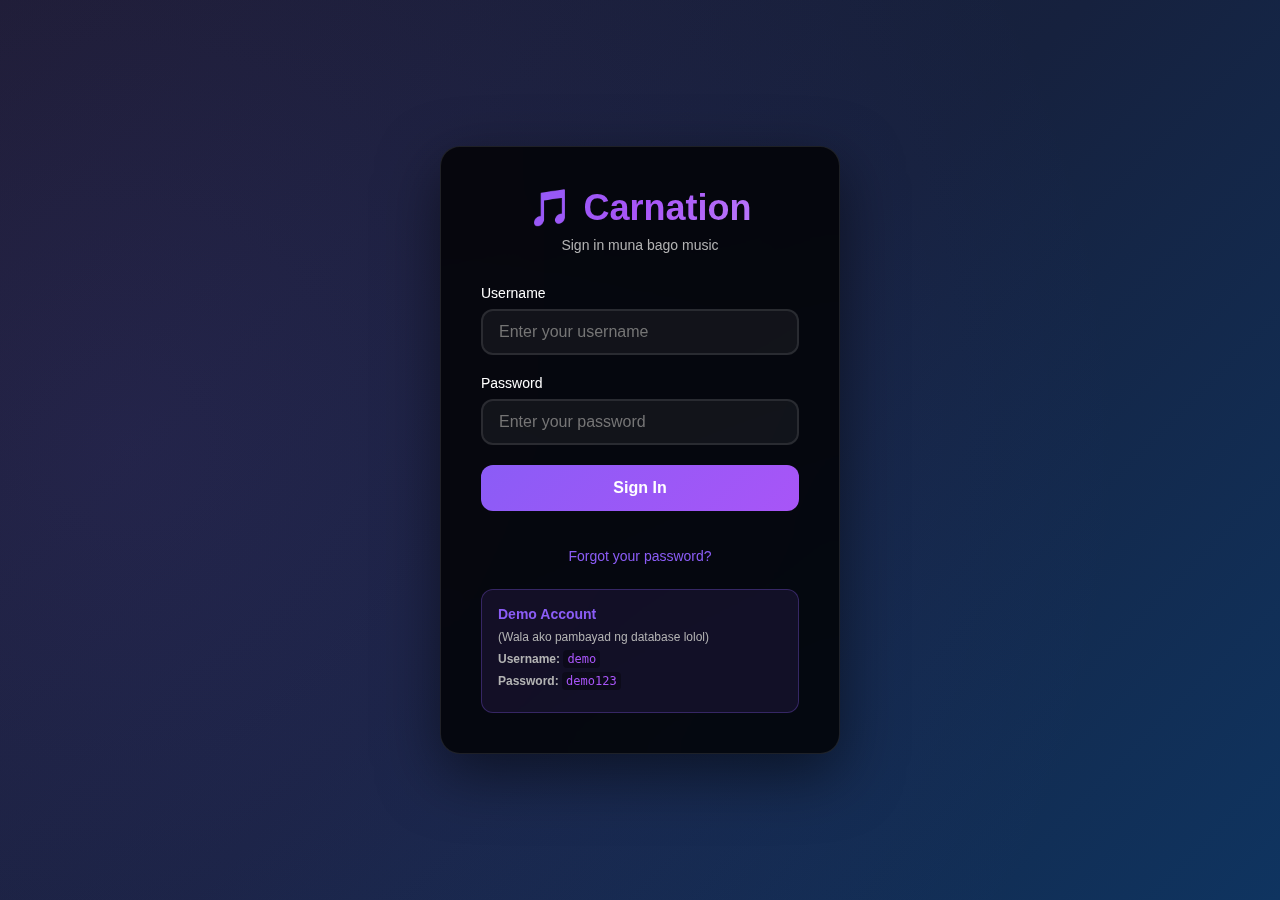
<file: index.html>
<!DOCTYPE html>
<html lang="en">
<head>
    <meta charset="UTF-8">
    <meta name="viewport" content="width=device-width, initial-scale=1.0">
    <title>Login - Carnation</title>
    <link rel="stylesheet" href="styles.css">
    <style>
        .login-container {
            min-height: 100vh;
            background: linear-gradient(135deg, #1a1a2e 0%, #16213e 50%, #0f3460 100%);
            display: flex;
            align-items: center;
            justify-content: center;
            position: relative;
            overflow: hidden;
        }
        
        .login-container::before {
            content: '';
            position: absolute;
            width: 200%;
            height: 200%;
            background: radial-gradient(circle at 30% 50%, rgba(139, 92, 246, 0.1) 0%, transparent 50%);
            animation: float 20s ease-in-out infinite;
        }
        
        @keyframes float {
            0%, 100% { transform: translateY(0px) rotate(0deg); }
            50% { transform: translateY(-20px) rotate(180deg); }
        }
        
        .login-card {
            background: rgba(0, 0, 0, 0.8);
            backdrop-filter: blur(20px);
            border-radius: 20px;
            padding: 40px;
            width: 100%;
            max-width: 400px;
            box-shadow: 0 20px 60px rgba(0, 0, 0, 0.5);
            border: 1px solid rgba(255, 255, 255, 0.1);
            position: relative;
            z-index: 1;
        }
        
        .login-header {
            text-align: center;
            margin-bottom: 32px;
        }
        
        .login-logo {
            font-size: 36px;
            background: linear-gradient(135deg, #8B5CF6, #A855F7, #C084FC);
            -webkit-background-clip: text;
            -webkit-text-fill-color: transparent;
            background-clip: text;
            font-weight: bold;
            margin-bottom: 8px;
        }
        
        .login-subtitle {
            color: #b3b3b3;
            font-size: 14px;
        }
        
        .login-form {
            display: flex;
            flex-direction: column;
            gap: 20px;
        }
        
        .form-group {
            display: flex;
            flex-direction: column;
            gap: 8px;
        }
        
        .form-label {
            color: #fff;
            font-size: 14px;
            font-weight: 500;
        }
        
        .form-input {
            padding: 12px 16px;
            border: 2px solid rgba(255, 255, 255, 0.1);
            border-radius: 12px;
            background: rgba(255, 255, 255, 0.05);
            color: #fff;
            font-size: 16px;
            outline: none;
            transition: all 0.3s ease;
        }
        
        .form-input:focus {
            border-color: #8B5CF6;
            box-shadow: 0 0 0 4px rgba(139, 92, 246, 0.1);
        }
        
        .login-btn {
            background: linear-gradient(135deg, #8B5CF6, #A855F7);
            color: #fff;
            border: none;
            padding: 14px 24px;
            border-radius: 12px;
            font-size: 16px;
            font-weight: 600;
            cursor: pointer;
            transition: all 0.3s ease;
            position: relative;
            overflow: hidden;
        }
        
        .login-btn:hover {
            transform: translateY(-2px);
            box-shadow: 0 10px 30px rgba(139, 92, 246, 0.3);
        }
        
        .login-btn:active {
            transform: translateY(0);
        }
        
        .forgot-password {
            text-align: center;
            margin-top: 16px;
        }
        
        .forgot-password a {
            color: #8B5CF6;
            text-decoration: none;
            font-size: 14px;
            transition: color 0.3s ease;
        }
        
        .forgot-password a:hover {
            color: #A855F7;
        }
        
        .demo-login {
            margin-top: 24px;
            padding: 16px;
            background: rgba(139, 92, 246, 0.1);
            border: 1px solid rgba(139, 92, 246, 0.3);
            border-radius: 12px;
        }
        
        .demo-login h4 {
            color: #8B5CF6;
            margin-bottom: 8px;
            font-size: 14px;
        }
        
        .demo-login p {
            color: #b3b3b3;
            font-size: 12px;
            margin-bottom: 8px;
        }
        
        .demo-login code {
            background: rgba(0, 0, 0, 0.3);
            padding: 2px 4px;
            border-radius: 4px;
            color: #A855F7;
        }
        
        .music-notes {
            position: absolute;
            width: 100%;
            height: 100%;
            pointer-events: none;
            overflow: hidden;
        }
        
        .note {
            position: absolute;
            font-size: 24px;
            color: rgba(139, 92, 246, 0.1);
            animation: musicFloat 15s infinite linear;
        }
        
        @keyframes musicFloat {
            from {
                transform: translateY(100vh) rotate(0deg);
                opacity: 0;
            }
            10% {
                opacity: 1;
            }
            90% {
                opacity: 1;
            }
            to {
                transform: translateY(-100px) rotate(360deg);
                opacity: 0;
            }
        }
    </style>
</head>
<body>
    <div class="login-container">
        <div class="music-notes" id="musicNotes"></div>
        
        <div class="login-card">
            <div class="login-header">
                <h1 class="login-logo">🎵 Carnation</h1>
                <p class="login-subtitle">Sign in muna bago music</p>
            </div>
            
            <form class="login-form" id="loginForm">
                <div class="form-group">
                    <label class="form-label" for="username">Username</label>
                    <input type="text" id="username" class="form-input" placeholder="Enter your username" required>
                </div>
                
                <div class="form-group">
                    <label class="form-label" for="password">Password</label>
                    <input type="password" id="password" class="form-input" placeholder="Enter your password" required>
                </div>
                
                <button type="submit" class="login-btn">
                    <span>Sign In</span>
                </button>
                
                <div class="forgot-password">
                    <a href="#" onclick="showNotification('Made by Kai, tinatamad na ako eh', 'info')">Forgot your password?</a>
                </div>
            </form>
            
            <div class="demo-login">
                <h4>Demo Account</h4>
                <p>(Wala ako pambayad ng database lolol)</p>
                <p><strong>Username:</strong> <code>demo</code></p>
                <p><strong>Password:</strong> <code>demo123</code></p>
            </div>
        </div>
    </div>

    <!-- Notification System -->
    <div id="notificationContainer" class="notification-container"></div>

    <script src="script/notifications.js"></script>
    <script>
        // float musics notes
        function createMusicNotes() {
            const container = document.getElementById('musicNotes');
            const notes = ['🎵', '🎶', '🎼', '♪', '♫', '♬'];
            
            setInterval(() => {
                const note = document.createElement('div');
                note.className = 'note';
                note.textContent = notes[Math.floor(Math.random() * notes.length)];
                note.style.left = Math.random() * 100 + '%';
                note.style.animationDuration = (Math.random() * 10 + 10) + 's';
                note.style.animationDelay = Math.random() * 2 + 's';
                
                container.appendChild(note);
                
                setTimeout(() => {
                    note.remove();
                }, 17000);
            }, 3000);
        }

        // Login form handler
        document.getElementById('loginForm').addEventListener('submit', function(e) {
            e.preventDefault();
            
            const username = document.getElementById('username').value.trim();
            const password = document.getElementById('password').value.trim();
            
            if (!username || !password) {
                showNotification('Ano gagawin ko jan kung walang man?', 'error');
                showNotification('Sana ol balew, fill up the form kaya', 'error');
                return;
            }
            
            // check acc
            if (username === 'demo' && password === 'demo123') {
                showNotification('Yun oh, ge relapse kana! Welcome back! 🎵', 'success');
                
                // store user
                localStorage.setItem('userLoggedIn', 'true');
                localStorage.setItem('username', username);
                
                setTimeout(() => {
                    window.location.href = 'home.html';
                }, 1500);
            } else {
                showNotification('Invalid credentials. Try mo kaya demo/demo123', 'error');
            }
        });

        // Initialize
        document.addEventListener('DOMContentLoaded', function() {
            createMusicNotes();
        });
    </script>
</body>
</html>
</file>
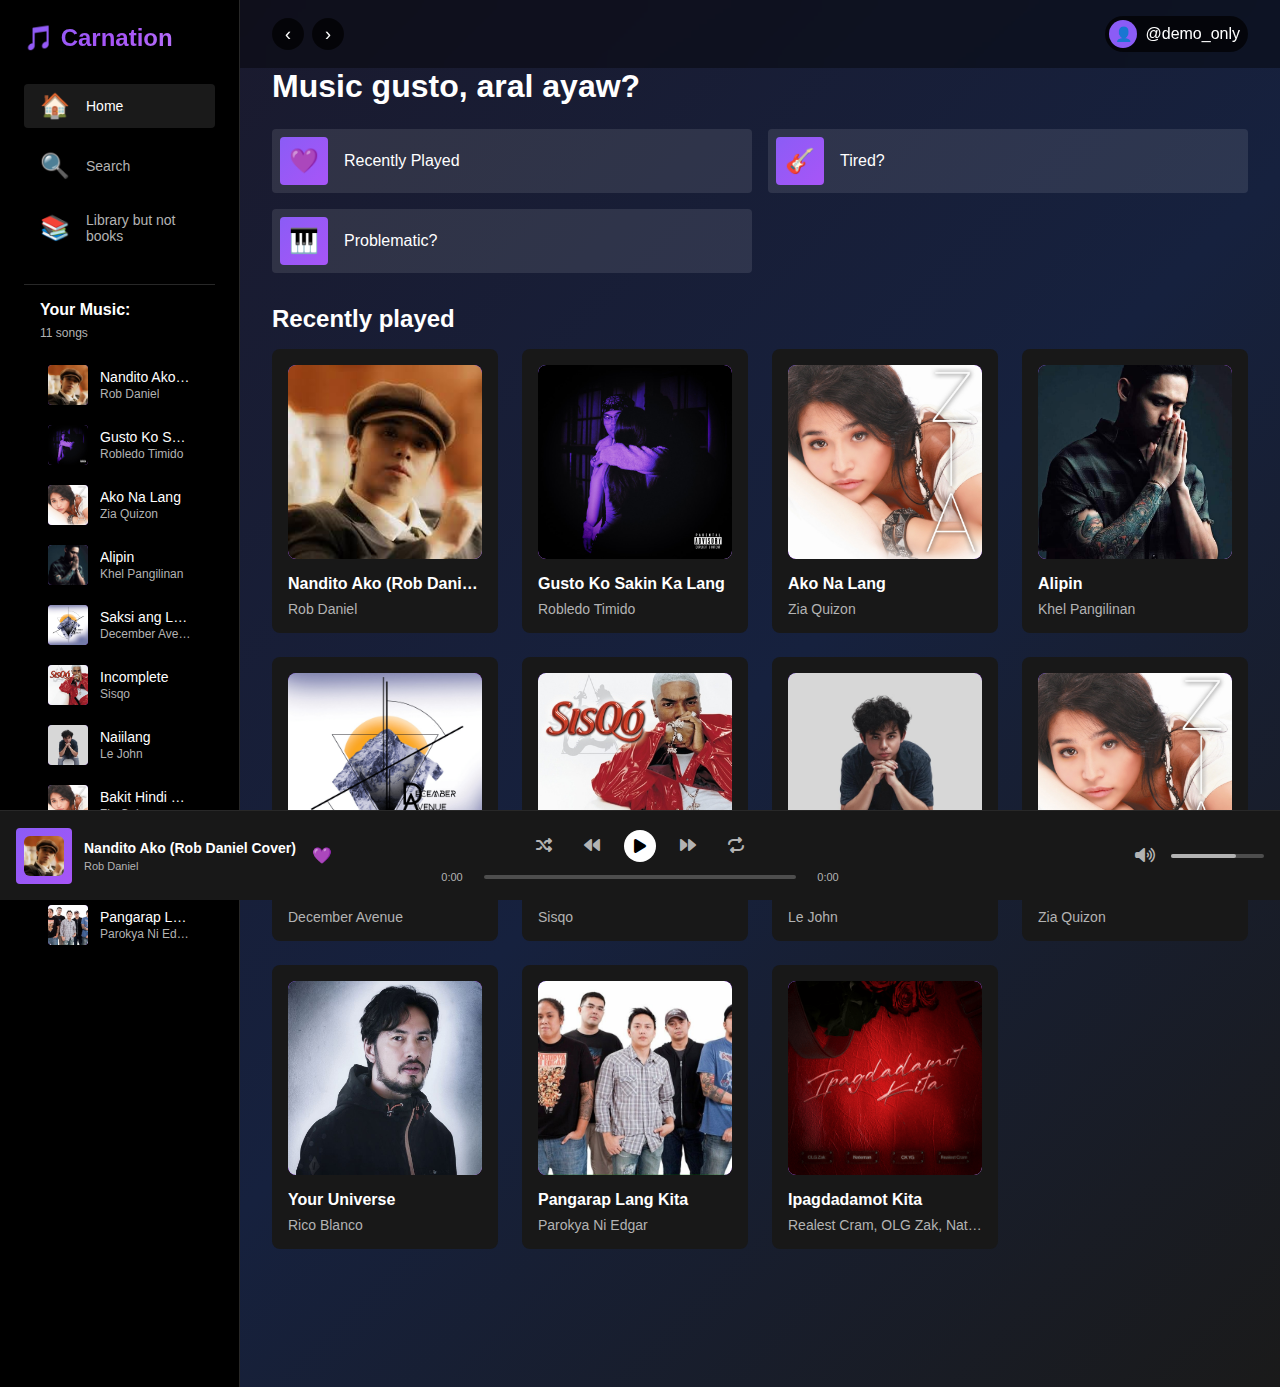
<file: home.html>
<!DOCTYPE html>
<html lang="en">
<head>
    <meta charset="UTF-8">
    <meta name="viewport" content="width=device-width, initial-scale=1.0">
    <title>Carnation</title>
    <link rel="stylesheet" href="styles.css">
    <link rel="stylesheet" href="https://cdnjs.cloudflare.com/ajax/libs/font-awesome/6.4.2/css/all.min.css">
</head>
<body>
    <div class="spotify-app">
        <!-- Sidebar -->
        <div class="sidebar">
            <div class="logo">
                <h1>🎵 Carnation</h1>
            </div>
            
            <nav class="nav-menu">
                <ul>
                    <li class="nav-item active" data-tab="home">
                        <span class="nav-icon">🏠</span>
                        <span class="nav-text">Home</span>
                    </li>
                    <li class="nav-item" data-tab="search">
                        <span class="nav-icon">🔍</span>
                        <span class="nav-text">Search</span>
                    </li>
                    <li class="nav-item" data-tab="library">
                        <span class="nav-icon">📚</span>
                        <span class="nav-text">Library but not books</span>
                    </li>
                </ul>
            </nav>

            <div class="library-songs" id="librarySongs">
                <div class="library-header">
                    <h3>Your Music:</h3>
                    <span class="song-count" id="librarySongCount">0 songs</span>
                </div>
                <div class="library-list" id="libraryList">
                    <!-- Library songs dito -->
                </div>
            </div>
        </div>

        <!-- Main Content -->
        <div class="main-content">
            <div class="top-bar">
                <div class="nav-buttons">
                    <button class="nav-btn">‹</button>
                    <button class="nav-btn">›</button>
                </div>
                <div class="user-profile">
                    <div class="profile-pic">👤</div>
                    <span>@demo_only</span>
                </div>
            </div>

            <div class="content-area">
                <!-- Home Tab Content -->
                <div class="tab-content active" id="homeTab">
                    <div class="greeting-section">
                        <h1>Music gusto, aral ayaw?</h1>
                        <div class="recent-played">
                            <div class="recent-item">
                                <div class="recent-cover">💜</div>
                                <span>Recently Played</span>
                            </div>
                            <div class="recent-item">
                                <div class="recent-cover">🎸</div>
                                <span>Tired?</span>
                            </div>
                            <div class="recent-item">
                                <div class="recent-cover">🎹</div>
                                <span>Problematic?</span>
                            </div>
                        </div>
                    </div>

                    <div class="section">
                        <h2>Recently played</h2>
                        <div class="song-grid" id="songList">
                            <!-- songs from js -->
                        </div>
                    </div>
                </div>

                <!-- Search Tab Content -->
                <div class="tab-content" id="searchTab">
                    <div class="search-section">
                        <h1>Search</h1>
                        <div class="search-container">
                            <input type="text" id="searchInput" class="search-input" placeholder="What do you want to listen to?" autocomplete="off">
                        </div>
                        <div class="search-results" id="searchResults">
                            <div class="no-search">
                                <h2>Start typing to search for songs, artists...</h2>
                            </div>
                        </div>
                    </div>
                </div>

                <!-- Library Tab Content -->
                <div class="tab-content" id="libraryTab">
                    <div class="library-section">
                        <div class="library-header-main">
                            <h1>Your Library</h1>
                            <div class="library-controls">
                                <button class="sort-btn" id="sortBtn">⇅ Sort</button>
                            </div>
                        </div>
                        <div class="library-songs-list" id="librarySongsList">
                            <!-- Library songs dito -->
                        </div>
                    </div>
                </div>
            </div>
        </div>
    </div>

    <!-- Player Controls -->
    <div class="player-bar">
        <div class="player-left">
            <div class="current-song">
                <div class="song-cover-small" id="currentCover">🎵</div>
                <div class="song-details">
                    <div class="song-title" id="currentTitle">Choose a song</div>
                    <div class="song-artist" id="currentArtist">Select from library</div>
                </div>
                <button class="like-btn">💜</button>
            </div>
        </div>

        <div class="player-center">
            <div class="player-controls">
            <button class="control-btn" id="shuffleBtn"><i class="fa fa-random"></i></button>
            <button class="control-btn" id="prevBtn"><i class="fa fa-backward"></i></button>
            <button class="play-btn" id="playBtn"><i class="fa fa-play"></i></button>
            <button class="control-btn" id="nextBtn"><i class="fa fa-forward"></i></button>
            <button class="control-btn" id="repeatBtn"><i class="fa fa-repeat"></i></button>
            </div>
            <div class="progress-section">
                <span class="time" id="currentTime">0:00</span>
                <div class="progress-bar" id="progressBar">
                    <div class="progress-fill" id="progressFill"></div>
                    <div class="progress-handle" id="progressHandle"></div>
                </div>
                <span class="time" id="totalTime">0:00</span>
            </div>
        </div>

        <div class="player-right">
            <button class="volume-btn"><i class="fa fa-volume-up"></i></button>
            <div class="volume-slider">
                <div class="volume-bar" id="volumeBar">
                    <div class="volume-fill" id="volumeFill"></div>
                    <div class="volume-handle" id="volumeHandle"></div>
                </div>
            </div>
        </div>
    </div>
        <!-- outsider na mobile nav-->
    <nav class="mobile-nav">
        <div class="mobile-nav-item" data-tab="home">
            <i class="fa fa-home"></i>
            <span>Home</span>
        </div>
        <div class="mobile-nav-item" data-tab="search">
            <i class="fa fa-search"></i>
            <span>Search</span>
        </div>
        <div class="mobile-nav-item" data-tab="library">
            <i class="fa fa-book"></i>
            <span>Library</span>
        </div>
    </nav>

    <audio id="audioPlayer"></audio>
    <script src="script/script.js"></script>
    <script src="script/notifications.js"></script>
</body>
</html>
</file>
<file: styles.css>
* {
    margin: 0;
    padding: 0;
    box-sizing: border-box;
}

body {
    font-family: -apple-system, BlinkMacSystemFont, 'Segoe UI', Roboto, Arial, sans-serif;
    background: #000;
    color: #fff;
}

.spotify-app {
    display: grid;
    grid-template-columns: 240px 1fr;
    height: 100vh;
}

/* sidebar */
.sidebar {
    background: #000;
    padding: 24px 24px 24px 24px;
    display: flex;
    flex-direction: column;
    border-right: 1px solid #282828;
}

.logo {
    margin-bottom: 32px;
}

.logo h1 {
    font-size: 24px;
    background: linear-gradient(135deg, #8B5CF6, #A855F7, #C084FC);
    -webkit-background-clip: text;
    -webkit-text-fill-color: transparent;
    background-clip: text;
    font-weight: bold;
}

.nav-menu ul {
    list-style: none;
    margin-bottom: 32px;
}

.nav-item {
    display: flex;
    align-items: center;
    padding: 8px 16px;
    margin-bottom: 16px;
    color: #b3b3b3;
    cursor: pointer;
    border-radius: 4px;
    transition: all 0.2s ease;
}

.nav-item:hover {
    color: #fff;
}

.nav-item.active {
    color: #fff;
    background: #1a1a1a;
}

.nav-icon {
    margin-right: 16px;
    font-size: 24px;
}

.nav-text {
    font-size: 14px;
    font-weight: 500;
}

.playlist-section {
    border-top: 1px solid #282828;
    padding-top: 16px;
    margin-bottom: 16px;
}

.library-songs {
    border-top: 1px solid #282828;
    padding-top: 16px;
    flex: 1;
    display: flex;
    flex-direction: column;
}

.library-header {
    padding: 0 16px 16px 16px;
}

.library-header h3 {
    font-size: 16px;
    margin-bottom: 4px;
    color: #fff;
}

.song-count {
    font-size: 12px;
    color: #b3b3b3;
}

.library-list {
    flex: 1;
    overflow-y: auto;
}

.library-song-item {
    display: flex;
    align-items: center;
    padding: 8px 16px;
    cursor: pointer;
    transition: all 0.2s ease;
    border-radius: 4px;
    margin: 0 8px 4px 8px;
}

.library-song-item:hover {
    background: rgba(255, 255, 255, 0.1);
}

.library-song-item.active {
    background: rgba(139, 92, 246, 0.2);
}

.library-song-cover {
    width: 40px;
    height: 40px;
    background: linear-gradient(135deg, #8B5CF6, #A855F7);
    border-radius: 4px;
    display: flex;
    align-items: center;
    justify-content: center;
    margin-right: 12px;
    font-size: 16px;
    flex-shrink: 0;
}

.library-song-info {
    flex: 1;
    min-width: 0;
}

.library-song-title {
    font-size: 14px;
    font-weight: 500;
    color: #fff;
    white-space: nowrap;
    overflow: hidden;
    text-overflow: ellipsis;
    margin-bottom: 2px;
}

.library-song-artist {
    font-size: 12px;
    color: #b3b3b3;
    white-space: nowrap;
    overflow: hidden;
    text-overflow: ellipsis;
}

.playlist-header {
    display: flex;
    align-items: center;
    padding: 8px 16px;
    color: #b3b3b3;
    cursor: pointer;
    border-radius: 4px;
    transition: all 0.2s ease;
    margin-bottom: 16px;
}

.playlist-header:hover {
    color: #fff;
}

.playlist-icon {
    margin-right: 16px;
    font-size: 20px;
}

/* tab contents */
.tab-content {
    display: none;
}

.tab-content.active {
    display: block;
}

/* Search style */
.search-section {
    margin-bottom: 32px;
}

.search-section h1 {
    font-size: 32px;
    font-weight: 900;
    margin-bottom: 24px;
}

.search-container {
    margin-bottom: 32px;
}

.search-input {
    width: 100%;
    max-width: 400px;
    padding: 12px 48px 12px 16px;
    background: #fff;
    border: none;
    border-radius: 24px;
    font-size: 16px;
    color: #000;
    outline: none;
    transition: all 0.2s ease;
}

.search-input:focus {
    box-shadow: 0 0 0 2px #8B5CF6;
}

.search-results {
    min-height: 200px;
}

.no-search {
    text-align: center;
    color: #b3b3b3;
    margin-top: 64px;
}

.search-results-grid {
    display: grid;
    grid-template-columns: repeat(auto-fill, minmax(180px, 1fr));
    gap: 24px;
}

/* library pages */
.library-section {
    margin-bottom: 32px;
}

.library-header-main {
    display: flex;
    justify-content: space-between;
    align-items: center;
    margin-bottom: 24px;
}

.library-header-main h1 {
    font-size: 32px;
    font-weight: 900;
}

.library-controls {
    display: flex;
    gap: 16px;
}

.sort-btn {
    background: none;
    border: 1px solid #b3b3b3;
    color: #b3b3b3;
    padding: 8px 16px;
    border-radius: 20px;
    cursor: pointer;
    font-size: 14px;
    transition: all 0.2s ease;
}

.sort-btn:hover {
    border-color: #fff;
    color: #fff;
}

.library-songs-list {
    background: rgba(0, 0, 0, 0.2);
    border-radius: 8px;
    overflow: hidden;
}

.library-song-row {
    display: grid;
    grid-template-columns: 40px 1fr 1fr auto;
    gap: 16px;
    align-items: center;
    padding: 8px 16px;
    cursor: pointer;
    transition: all 0.2s ease;
    border-bottom: 1px solid rgba(255, 255, 255, 0.05);
}

.library-song-row:hover {
    background: rgba(255, 255, 255, 0.1);
}

.library-song-row.active {
    background: rgba(139, 92, 246, 0.2);
}

.library-song-row:last-child {
    border-bottom: none;
}

.library-row-number {
    font-size: 14px;
    color: #b3b3b3;
    text-align: center;
}

.library-row-info {
    display: flex;
    align-items: center;
    min-width: 0;
}

.library-row-cover {
    width: 40px;
    height: 40px;
    background: linear-gradient(135deg, #8B5CF6, #A855F7);
    border-radius: 4px;
    display: flex;
    align-items: center;
    justify-content: center;
    margin-right: 12px;
    font-size: 16px;
    flex-shrink: 0;
}

.library-row-details {
    min-width: 0;
}

.library-row-title {
    font-size: 16px;
    font-weight: 500;
    color: #fff;
    white-space: nowrap;
    overflow: hidden;
    text-overflow: ellipsis;
    margin-bottom: 2px;
}

.library-row-artist {
    font-size: 14px;
    color: #b3b3b3;
    white-space: nowrap;
    overflow: hidden;
    text-overflow: ellipsis;
}

.library-row-album {
    font-size: 14px;
    color: #b3b3b3;
    white-space: nowrap;
    overflow: hidden;
    text-overflow: ellipsis;
}

.library-row-duration {
    font-size: 14px;
    color: #b3b3b3;
    text-align: right;
}

/* main content style */
.main-content {
    background: linear-gradient(135deg, #1a1a2e 0%, #16213e 50%, #1a1a1a 100%);
    display: flex;
    flex-direction: column;
}

.top-bar {
    display: flex;
    justify-content: space-between;
    align-items: center;
    padding: 16px 32px;
    background: rgba(0, 0, 0, 0.4);
    backdrop-filter: blur(10px);
}

.nav-buttons {
    display: flex;
    gap: 8px;
}

.nav-btn {
    width: 32px;
    height: 32px;
    border: none;
    border-radius: 50%;
    background: rgba(0, 0, 0, 0.7);
    color: #fff;
    cursor: pointer;
    font-size: 18px;
    display: flex;
    align-items: center;
    justify-content: center;
}

.nav-btn:hover {
    background: rgba(255, 255, 255, 0.1);
}

.user-profile {
    display: flex;
    align-items: center;
    background: rgba(0, 0, 0, 0.7);
    padding: 4px 8px 4px 4px;
    border-radius: 23px;
    cursor: pointer;
    transition: all 0.2s ease;
}

.user-profile:hover {
    background: rgba(255, 255, 255, 0.1);
}

.profile-pic {
    width: 28px;
    height: 28px;
    border-radius: 50%;
    background: #8B5CF6;
    display: flex;
    align-items: center;
    justify-content: center;
    margin-right: 8px;
    font-size: 14px;
}

.content-area {
    flex: 1;
    overflow-y: auto;
    padding: 0 32px 90px 32px;
}

.greeting-section {
    margin-bottom: 32px;
}

.greeting-section h1 {
    font-size: 32px;
    font-weight: 900;
    margin-bottom: 24px;
}

.recent-played {
    display: grid;
    grid-template-columns: repeat(auto-fit, minmax(350px, 1fr));
    gap: 16px;
}

.recent-item {
    display: flex;
    align-items: center;
    background: rgba(255, 255, 255, 0.1);
    border-radius: 4px;
    padding: 8px;
    cursor: pointer;
    transition: all 0.2s ease;
}

.recent-item:hover {
    background: rgba(255, 255, 255, 0.2);
}

.recent-cover {
    width: 48px;
    height: 48px;
    background: linear-gradient(135deg, #8B5CF6, #A855F7);
    border-radius: 4px;
    display: flex;
    align-items: center;
    justify-content: center;
    margin-right: 16px;
    font-size: 24px;
}

.section {
    margin-bottom: 48px;
}

.section h2 {
    font-size: 24px;
    font-weight: bold;
    margin-bottom: 16px;
}

.song-grid {
    display: grid;
    grid-template-columns: repeat(auto-fill, minmax(180px, 1fr));
    gap: 24px;
}

.song-card {
    background: #181818;
    border-radius: 8px;
    padding: 16px;
    cursor: pointer;
    transition: all 0.3s ease;
    position: relative;
}

.song-card:hover {
    background: #282828;
    transform: translateY(-4px);
}

.song-card:hover .play-overlay {
    opacity: 1;
    transform: translateY(0);
}

.song-cover {
    width: 100%;
    aspect-ratio: 1;
    background: linear-gradient(135deg, #8B5CF6, #A855F7, #C084FC);
    border-radius: 8px;
    display: flex;
    align-items: center;
    justify-content: center;
    font-size: 48px;
    margin-bottom: 16px;
    position: relative;
    overflow: hidden;
}

.play-overlay {
    position: absolute;
    bottom: 8px;
    right: 8px;
    width: 48px;
    height: 48px;
    background: #8B5CF6;
    border-radius: 50%;
    display: flex;
    align-items: center;
    justify-content: center;
    font-size: 20px;
    opacity: 0;
    transform: translateY(8px);
    transition: all 0.3s ease;
    box-shadow: 0 8px 32px rgba(139, 92, 246, 0.4);
}

.song-title {
    font-size: 16px;
    font-weight: bold;
    margin-bottom: 8px;
    white-space: nowrap;
    overflow: hidden;
    text-overflow: ellipsis;
}

.song-artist {
    font-size: 14px;
    color: #b3b3b3;
    white-space: nowrap;
    overflow: hidden;
    text-overflow: ellipsis;
}

/* Player bar */
.player-bar {
    position: fixed;
    bottom: 0;
    left: 0;
    right: 0;
    height: 90px;
    background: #181818;
    border-top: 1px solid #282828;
    display: grid;
    grid-template-columns: 1fr 1fr 1fr;
    align-items: center;
    padding: 0 16px;
}

.player-left {
    display: flex;
    align-items: center;
}

.current-song {
    display: flex;
    align-items: center;
    min-width: 180px;
}

.song-cover-small {
    width: 56px;
    height: 56px;
    background: linear-gradient(135deg, #8B5CF6, #A855F7);
    border-radius: 4px;
    display: flex;
    align-items: center;
    justify-content: center;
    margin-right: 12px;
    font-size: 24px;
}

.song-details {
    flex: 1;
    min-width: 0;
}

.song-details .song-title {
    font-size: 14px;
    color: #fff;
    white-space: nowrap;
    overflow: hidden;
    text-overflow: ellipsis;
    margin-bottom: 4px;
}

.song-details .song-artist {
    font-size: 11px;
    color: #b3b3b3;
    white-space: nowrap;
    overflow: hidden;
    text-overflow: ellipsis;
}

.like-btn {
    background: none;
    border: none;
    color: #b3b3b3;
    font-size: 16px;
    cursor: pointer;
    padding: 8px;
    margin-left: 8px;
    transition: all 0.2s ease;
}

.like-btn:hover,
.like-btn.liked {
    color: #8B5CF6;
}

.player-center {
    display: flex;
    flex-direction: column;
    align-items: center;
    max-width: 722px;
    width: 100%;
}

.player-controls {
    display: flex;
    align-items: center;
    gap: 16px;
    margin-bottom: 8px;
}

.control-btn {
    background: none;
    border: none;
    color: #b3b3b3;
    font-size: 16px;
    cursor: pointer;
    padding: 8px;
    border-radius: 50%;
    transition: all 0.2s ease;
}

.control-btn:hover {
    color: #fff;
    transform: scale(1.06);
}

.play-btn {
    width: 32px;
    height: 32px;
    background: #fff;
    color: #000;
    border: none;
    border-radius: 50%;
    display: flex;
    align-items: center;
    justify-content: center;
    cursor: pointer;
    font-size: 16px;
    transition: all 0.2s ease;
}

.play-btn:hover {
    transform: scale(1.06);
}

.progress-section {
    display: flex;
    align-items: center;
    width: 100%;
    gap: 12px;
}

.time {
    font-size: 11px;
    color: #b3b3b3;
    min-width: 40px;
    text-align: center;
}

.progress-bar {
    flex: 1;
    height: 4px;
    background: #4d4d4d;
    border-radius: 2px;
    position: relative;
    cursor: pointer;
}

.progress-bar:hover .progress-fill {
    background: #8B5CF6;
}

.progress-bar:hover .progress-handle {
    opacity: 1;
}

.progress-fill {
    height: 100%;
    background: #b3b3b3;
    border-radius: 2px;
    width: 0%;
    transition: background 0.2s ease;
}

.progress-handle {
    position: absolute;
    top: 50%;
    transform: translateY(-50%);
    width: 12px;
    height: 12px;
    background: #fff;
    border-radius: 50%;
    right: 0;
    opacity: 0;
    transition: opacity 0.2s ease;
    cursor: pointer;
}

.player-right {
    display: flex;
    align-items: center;
    justify-content: flex-end;
    gap: 8px;
}

.volume-btn {
    background: none;
    border: none;
    color: #b3b3b3;
    font-size: 16px;
    cursor: pointer;
    padding: 8px;
    transition: all 0.2s ease;
}

.volume-btn:hover {
    color: #fff;
}

.volume-slider {
    width: 93px;
}

.volume-bar {
    height: 4px;
    background: #4d4d4d;
    border-radius: 2px;
    position: relative;
    cursor: pointer;
}

.volume-bar:hover .volume-fill {
    background: #8B5CF6;
}

.volume-bar:hover .volume-handle {
    opacity: 1;
}

.volume-fill {
    height: 100%;
    background: #b3b3b3;
    border-radius: 2px;
    width: 70%;
    transition: background 0.2s ease;
}

.volume-handle {
    position: absolute;
    top: 50%;
    transform: translateY(-50%);
    width: 12px;
    height: 12px;
    background: #fff;
    border-radius: 50%;
    right: 30%;
    opacity: 0;
    transition: opacity 0.2s ease;
    cursor: pointer;
}

/* Active states */
.song-card.active {
    background: #282828;
}

.song-card.active .play-overlay {
    opacity: 1;
    background: #1DB954;
    color: #000;
}

/* Responsive Design */
@media (max-width: 768px) {
    .spotify-app {
        grid-template-columns: 1fr;
        grid-template-rows: 1fr auto;
    }
    
    .sidebar {
        display: none;
    }
    
    .player-bar {
        grid-template-columns: 1fr;
        grid-template-rows: auto auto;
        height: auto;
        padding: 16px;
    }
    
    .player-left,
    .player-right {
        justify-content: center;
    }
    
    .player-center {
        order: -1;
        margin-bottom: 16px;
    }
    
    .recent-played {
        grid-template-columns: 1fr;
    }
    
    .song-grid {
        grid-template-columns: repeat(auto-fill, minmax(140px, 1fr));
        gap: 16px;
    }
}

/* scrollbar */
::-webkit-scrollbar {
    width: 12px;
}

::-webkit-scrollbar-track {
    background: transparent;
}

::-webkit-scrollbar-thumb {
    background: #4d4d4d;
    border-radius: 6px;
}

::-webkit-scrollbar-thumb:hover {
    background: #8B5CF6;
}

.repeat-badge {
    position: absolute;
    right: 6px;
    bottom: 6px;
    font-size: 0.7em;
    color: #8B5CF6;
    pointer-events: none;
    font-weight: bold;
}

/*mobile side*/
.mobile-nav {
    display: none;
}
@media (max-width: 800px) {
    .mobile-nav {
        display: flex;
        position: fixed;
        bottom: 0;
        left: 0;
        width: 100vw;
        height: 56px;
        background: #181818;
        border-top: 1px solid #282828;
        z-index: 100;
        justify-content: space-around;
        align-items: center;
    }
    .mobile-nav-item {
        flex: 1;
        text-align: center;
        color: #b3b3b3;
        font-size: 1.3em;
        padding: 6px 0 0 0;
        cursor: pointer;
        display: flex;
        flex-direction: column;
        align-items: center;
        justify-content: center;
        transition: color 0.2s;
    }
    .mobile-nav-item.active,
    .mobile-nav-item:active {
        color: #8B5CF6;
    }
    .main-content {
        padding-bottom: 70px !important;
    }
}
@media (max-width: 800px) {
    .content-area {
        padding-bottom: 150px !important; /* enough for both bars */
        overflow-y: auto;
    }
    .main-content {
        padding-bottom: 0 !important;
    }
    .player-bar {
        z-index: 101;
    }
    .mobile-nav {
        z-index: 102;
    }
}
</file>
